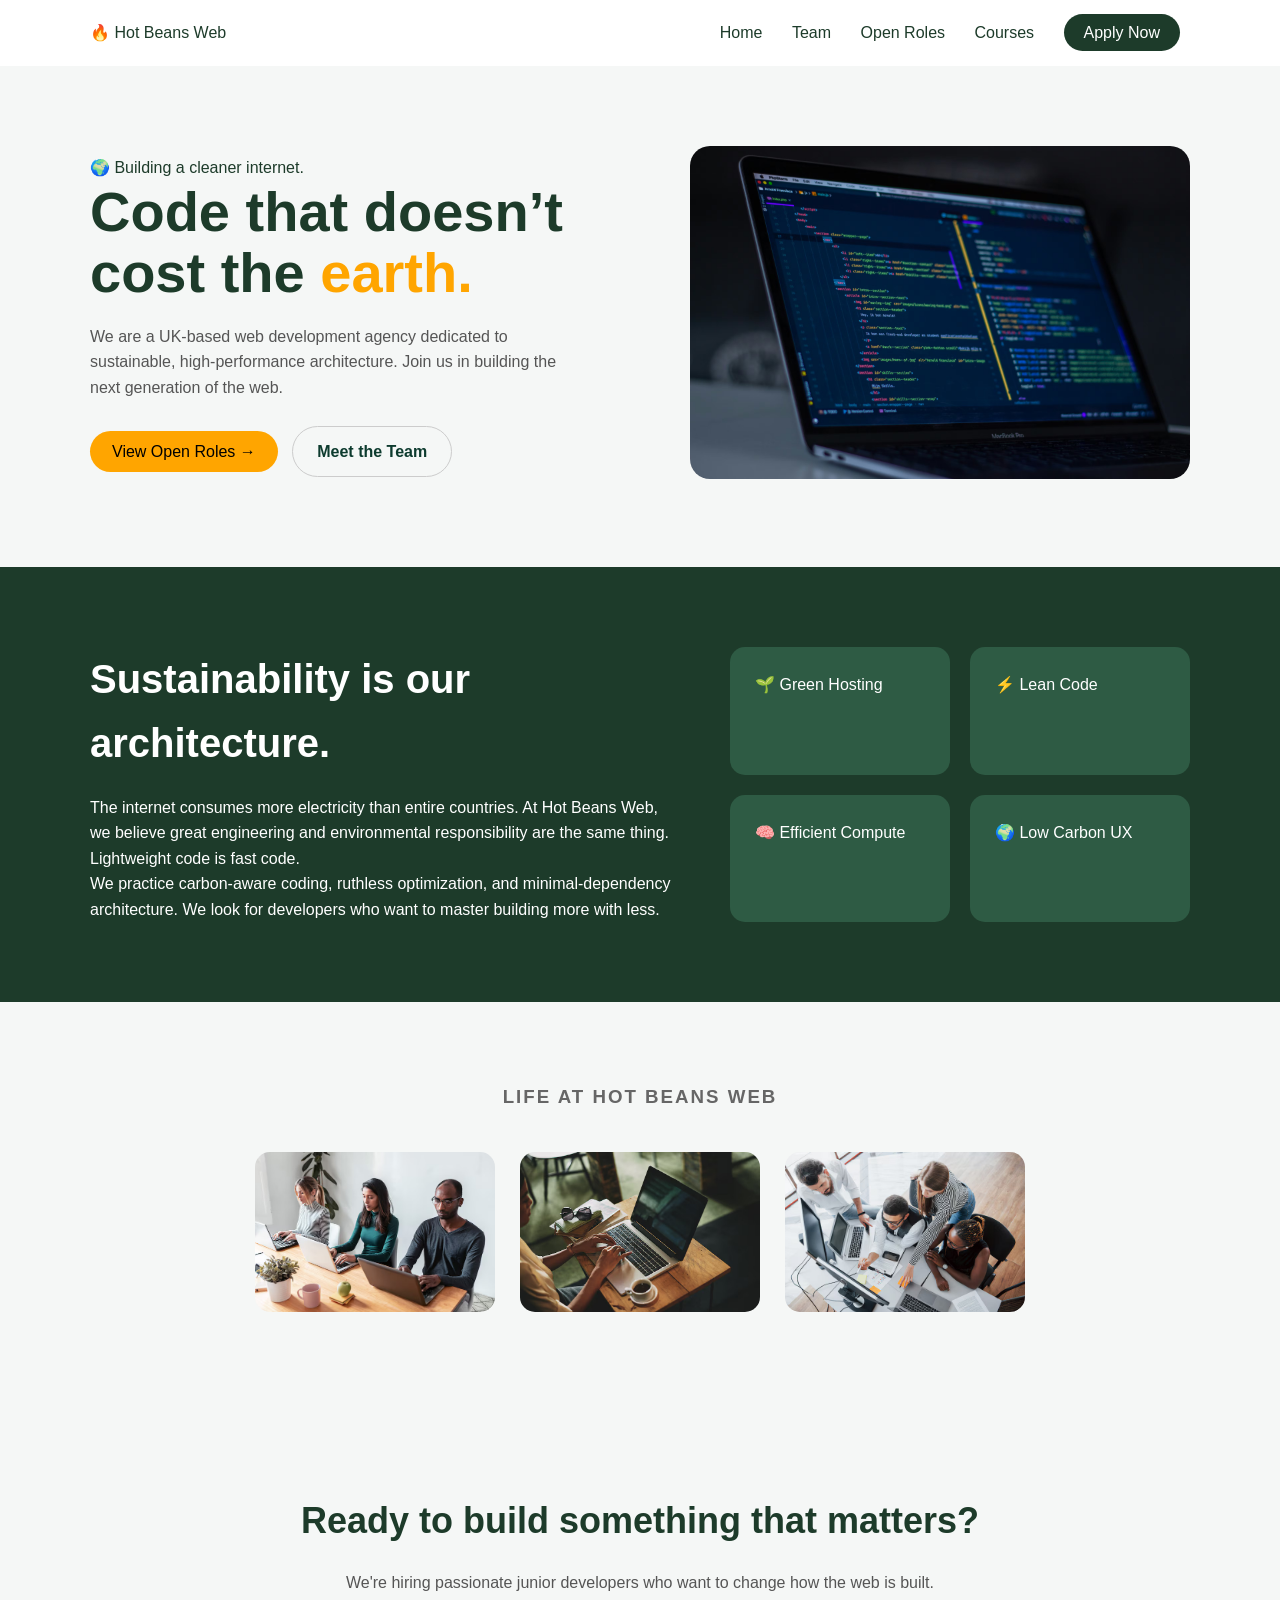
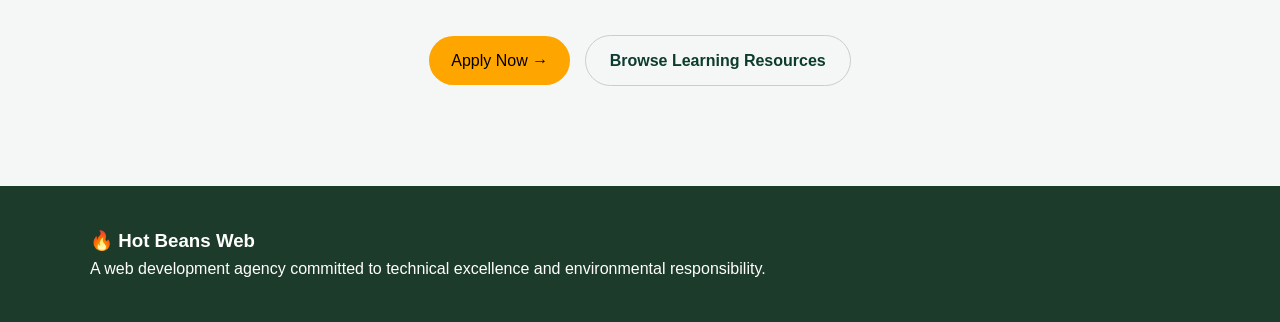
<file: index.html>
<!DOCTYPE html>
<html lang="en">
<head>
  <meta charset="UTF-8" />
  <meta name="viewport" content="width=device-width, initial-scale=1.0"/>
  <title>Hot Beans Web</title>
  <link rel="stylesheet" href="style.css"/>
  <link rel="icon" type="image/png" href="images/favicon.png">
</head>
<body>

<!-- NAVBAR -->
<header class="navbar">
  <div class="container">
    <div class="logo">🔥 Hot Beans Web</div>
    <nav>
      <a href="index.html" class="active">Home</a>
      <a href="team.html">Team</a>
      <a href="roles.html">Open Roles</a>
      <a href="resources.html">Courses</a>
      <a href="apply.html" class="btn-primary">Apply Now</a>
    </nav>
  </div>
</header>

<!-- HERO -->
<section class="hero">
  <div class="container">
    <div class="hero-text">
      <p class="badge">🌍 Building a cleaner internet.</p>

      <h1>
        Code that doesn’t<br>
        cost the <span>earth.</span>
      </h1>

      <p class="subtext">
        We are a UK-based web development agency dedicated to sustainable,
        high-performance architecture. Join us in building the next generation of the web.
      </p>

      <div class="buttons">
        <a href="roles.html" class="btn-primary">View Open Roles →</a>
        <a href="team.html" class="btn-secondary">Meet the Team</a>
      </div>
    </div>

    <div class="hero-image">
      <img src="images/hero-image.jpg" alt="Coding setup"/>
    </div>
  </div>
</section>

<!-- GREEN SECTION -->
<section class="green-section">
  <div class="container">

    <div class="green-left">
      <h2>Sustainability is our architecture.</h2>
      <p>
        The internet consumes more electricity than entire countries. At Hot Beans Web,
        we believe great engineering and environmental responsibility are the same thing.
        Lightweight code is fast code.
      </p>
      <p>
        We practice carbon-aware coding, ruthless optimization, and minimal-dependency
        architecture. We look for developers who want to master building more with less.
      </p>
    </div>

    <div class="green-cards">
      <div class="card">🌱 Green Hosting</div>
      <div class="card">⚡ Lean Code</div>
      <div class="card">🧠 Efficient Compute</div>
      <div class="card">🌍 Low Carbon UX</div>
    </div>

  </div>
</section>

<!-- LIFE SECTION -->
<section class="life">
  <div class="container">
    <h3>LIFE AT HOT BEANS WEB</h3>

    <div class="gallery">
      <img src="images/img1.jpg" alt="">
      <img src="images/img2.jpg" alt="">
      <img src="images/img3.jpg" alt="">
    </div>
  </div>
</section>

<!-- CTA -->
<section class="cta">
  <div class="container">
    <h2>Ready to build something that matters?</h2>
    <p>We're hiring passionate junior developers who want to change how the web is built.</p>

    <div class="buttons">
      <a href="apply.html" class="btn-primary">Apply Now →</a>
      <a href="resources.html" class="btn-secondary">Browse Learning Resources</a>
    </div>
  </div>
</section>

<!-- FOOTER -->
<footer class="footer">
  <div class="container">

    <div class="footer-left">
      <h3>🔥 Hot Beans Web</h3>
      <p>
        A web development agency committed to technical excellence
        and environmental responsibility.
      </p>
    </div>

  </div>
</footer>

</body>
</html>
</file>
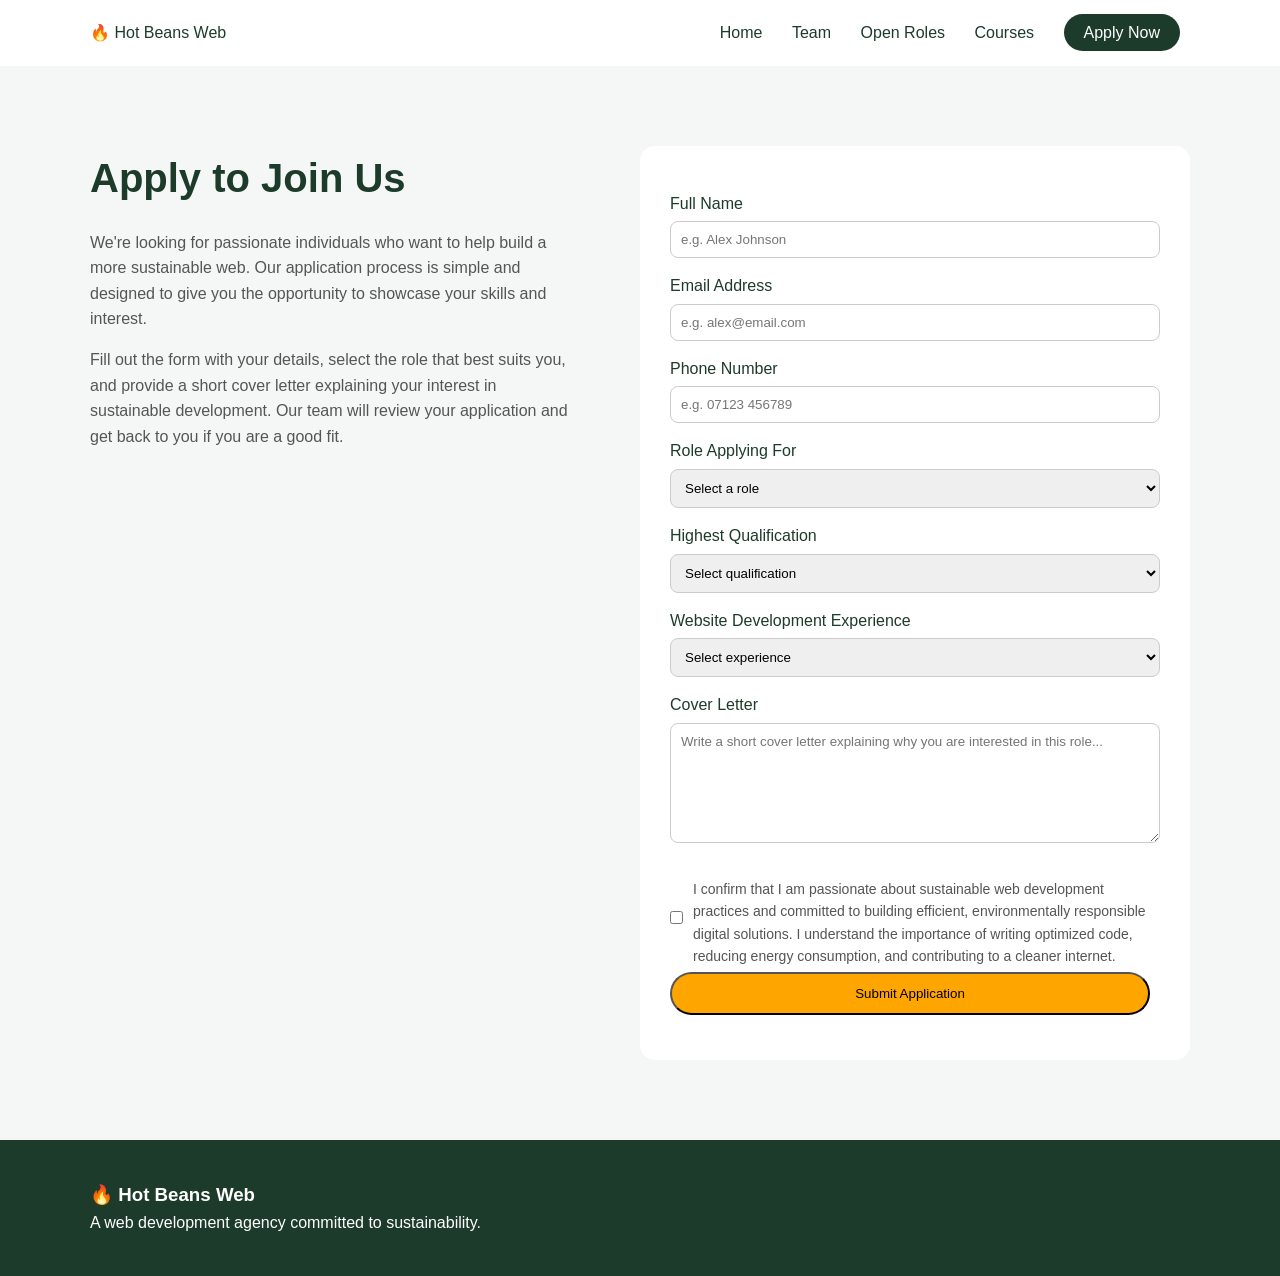
<file: apply.html>
<!DOCTYPE html>
<html lang="en">
<head>
  <meta charset="UTF-8" />
  <meta name="viewport" content="width=device-width, initial-scale=1.0"/>
  <title>Apply Now - Hot Beans Web</title>
  <link rel="stylesheet" href="style.css"/>
  <link rel="icon" type="image/png" href="images/favicon.png">
</head>
<body>

<!-- NAVBAR -->
<header class="navbar">
  <div class="container">
    <div class="logo">🔥 Hot Beans Web</div>
    <nav>
      <a href="index.html">Home</a>
      <a href="team.html">Team</a>
      <a href="roles.html">Open Roles</a>
      <a href="resources.html">Courses</a>
      <a href="apply.html" class="btn-primary">Apply Now</a>
    </nav>
  </div>
</header>

<!-- APPLY SECTION -->
<section class="apply">
  <div class="container apply-container">

    <!-- LEFT INFO -->
    <div class="apply-info">
      <h1>Apply to Join Us</h1>
      <p>
        We're looking for passionate individuals who want to help build a more
        sustainable web. Our application process is simple and designed to give
        you the opportunity to showcase your skills and interest.
      </p>

      <p>
        Fill out the form with your details, select the role that best suits you,
        and provide a short cover letter explaining your interest in sustainable
        development. Our team will review your application and get back to you
        if you are a good fit.
      </p>
    </div>

    <!-- FORM -->
    <div class="apply-form">
      <form id="applicationForm">

        <label>Full Name</label>
        <input type="text" placeholder="e.g. Alex Johnson" required>

        <label>Email Address</label>
        <input type="email" placeholder="e.g. alex@email.com" required>

        <label>Phone Number</label>
        <input type="tel" placeholder="e.g. 07123 456789" required>

        <label>Role Applying For</label>
        <select required>
          <option value="">Select a role</option>
          <option>HTML Developer</option>
          <option>CSS Developer</option>
          <option>JavaScript Developer</option>
        </select>

        <label>Highest Qualification</label>
        <select required>
          <option value="">Select qualification</option>
          <option>GCSEs</option>
          <option>A-Levels</option>
          <option>Diploma</option>
          <option>Degree</option>
        </select>

        <label>Website Development Experience</label>
        <select required>
          <option value="">Select experience</option>
          <option>Beginner</option>
          <option>Intermediate</option>
          <option>Advanced</option>
        </select>

        <label>Cover Letter</label>
        <textarea placeholder="Write a short cover letter explaining why you are interested in this role..." required></textarea>

        <div class="checkbox">
          <input type="checkbox" id="confirm" required>
          <label for="confirm">
            I confirm that I am passionate about sustainable web development practices
            and committed to building efficient, environmentally responsible digital
            solutions. I understand the importance of writing optimized code, reducing
            energy consumption, and contributing to a cleaner internet.
          </label>
        </div>

        <button type="submit" class="btn-primary">Submit Application</button>

        <p id="successMessage" class="success-message"></p>

      </form>
    </div>

  </div>
</section>

<!-- FOOTER -->
<footer class="footer">
  <div class="container">

    <div class="footer-left">
      <h3>🔥 Hot Beans Web</h3>
      <p>A web development agency committed to sustainability.</p>
    </div>

  </div>
</footer>

<script src="script.js"></script>
</body>
</html>
</file>
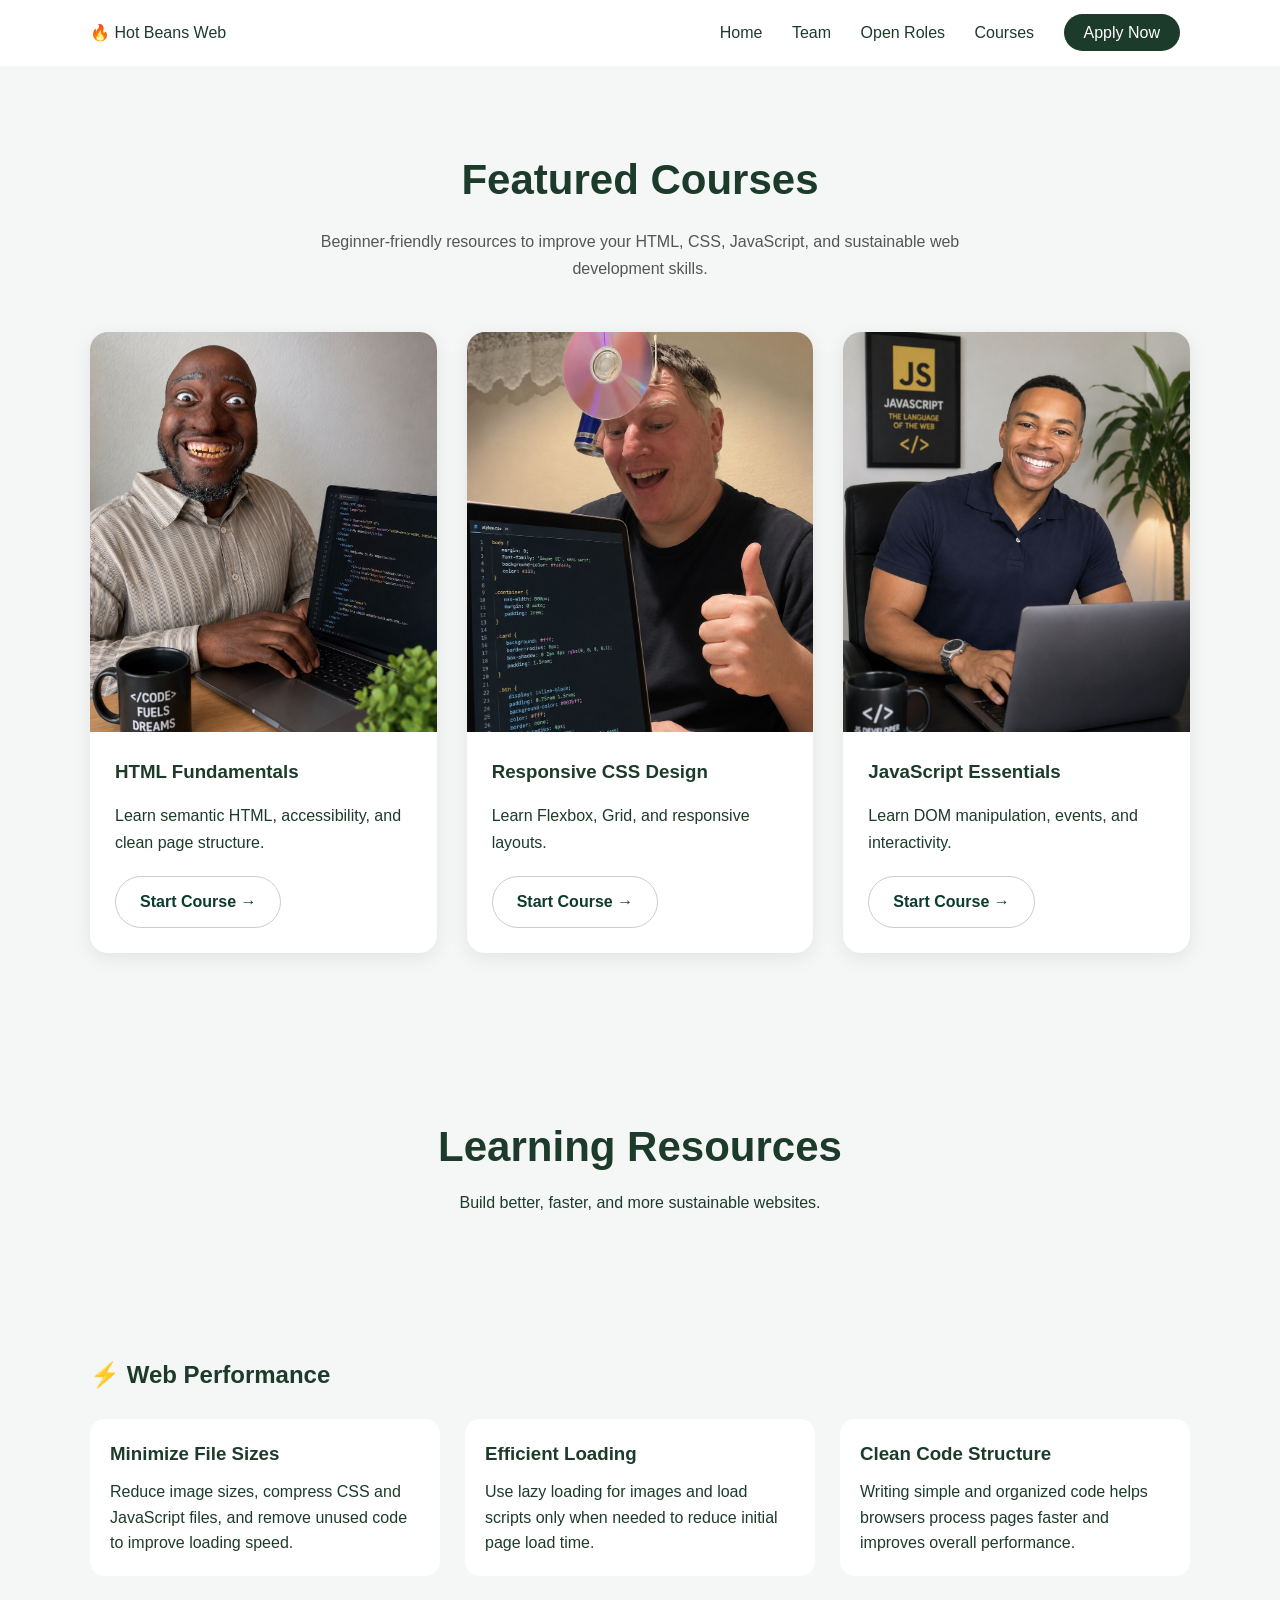
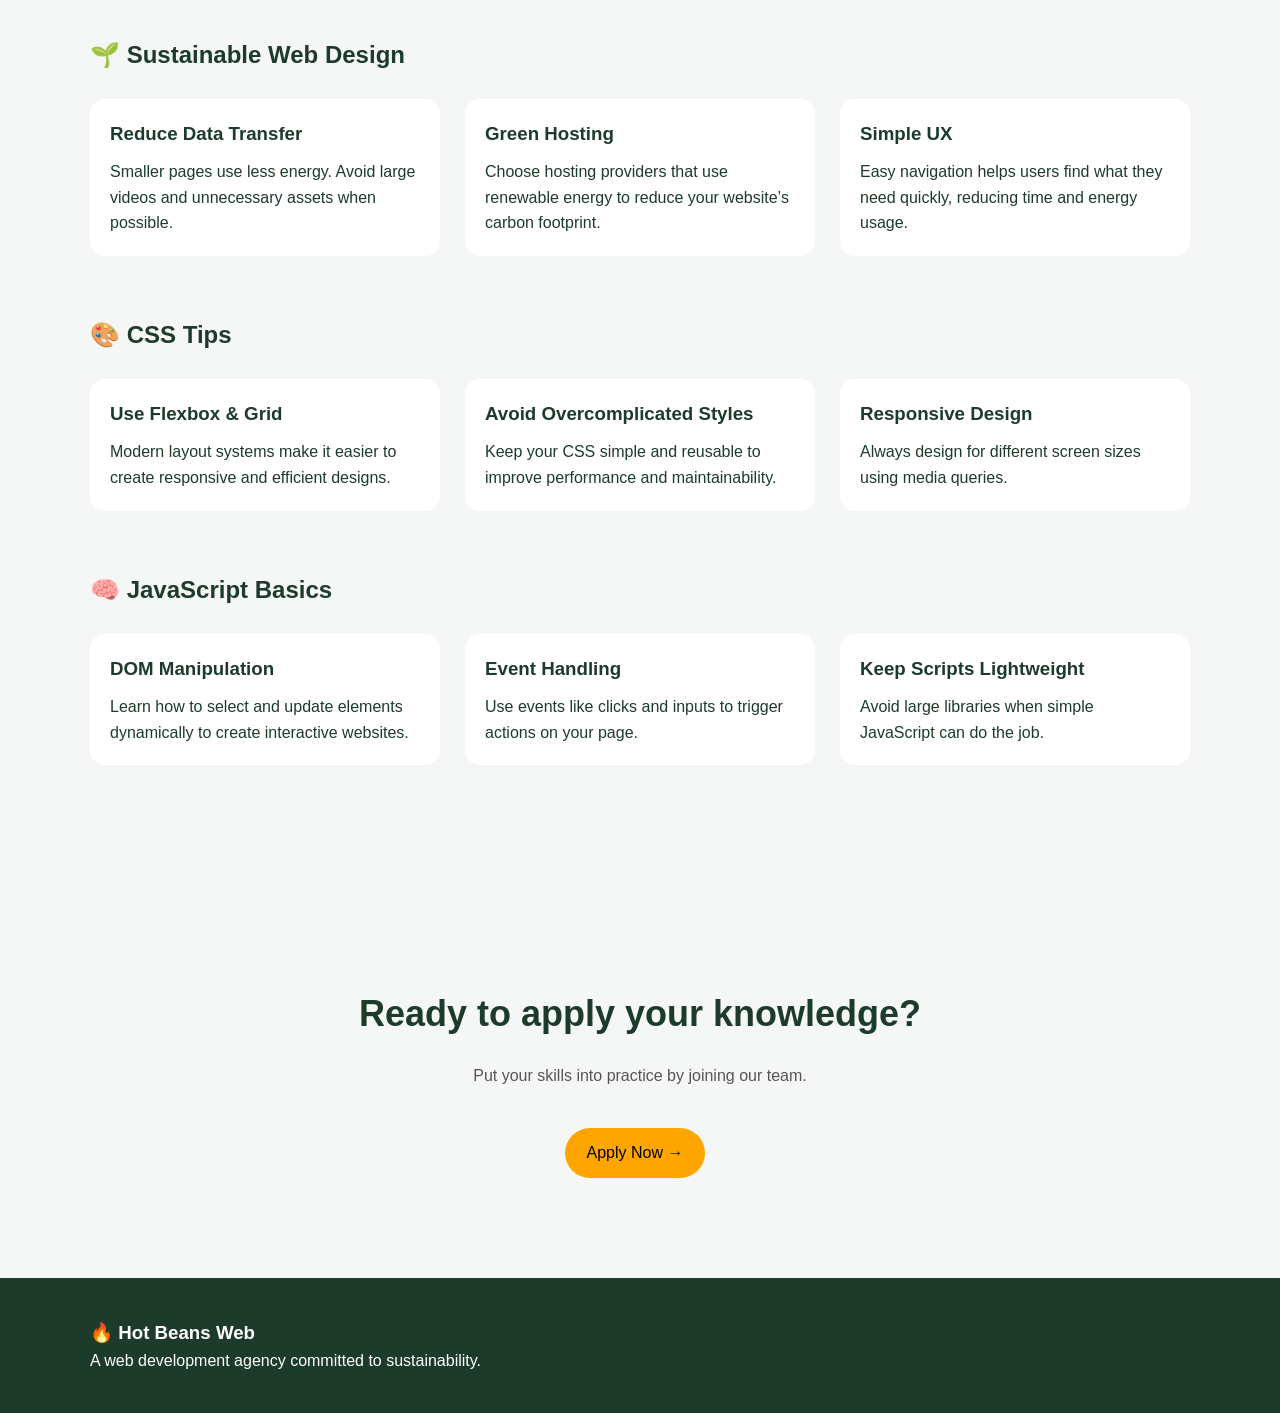
<file: resources.html>
<!DOCTYPE html>
<html lang="en">

<head>
  <meta charset="UTF-8" />
  <meta name="viewport" content="width=device-width, initial-scale=1.0"/>

  <title>Courses - Hot Beans Web</title>

  <link rel="stylesheet" href="style.css"/>
  <link rel="icon" type="image/png" href="images/favicon.png">

</head>

<body>

<!-- NAVBAR -->
<header class="navbar">

  <div class="container">

    <div class="logo">🔥 Hot Beans Web</div>

    <nav>
      <a href="index.html">Home</a>
      <a href="team.html">Team</a>
      <a href="roles.html">Open Roles</a>
      <a href="resources.html" class="active">Courses</a>
      <a href="apply.html" class="btn-primary">Apply Now</a>
    </nav>

  </div>

</header>

<!-- FEATURED COURSES -->
<section class="featured-courses">

  <div class="container">

    <div class="section-title">

      <h2>Featured Courses</h2>

      <p>
        Beginner-friendly resources to improve your HTML,
        CSS, JavaScript, and sustainable web development skills.
      </p>

    </div>

    <div class="courses-grid">

      <!-- COURSE 1 -->
      <div class="course-card">

        <img src="images/html.jpeg"
             alt="HTML Course"
             class="course-image">

        <div class="course-content">

          <h3>HTML Fundamentals</h3>

          <p>
            Learn semantic HTML, accessibility,
            and clean page structure.
          </p>

          <a href="https://www.w3schools.com/html/"
             target="_blank"
             class="btn-secondary">
            Start Course →
          </a>

        </div>

      </div>

      <!-- COURSE 2 -->
      <div class="course-card">

        <img src="images/css.jpg"
             alt="CSS Course"
             class="course-image">

        <div class="course-content">

          <h3>Responsive CSS Design</h3>

          <p>
            Learn Flexbox, Grid,
            and responsive layouts.
          </p>

          <a href="https://www.w3schools.com/css/"
             target="_blank"
             class="btn-secondary">
            Start Course →
          </a>

        </div>

      </div>

      <!-- COURSE 3 -->
      <div class="course-card">

        <img src="images/js.jpg"
             alt="JavaScript Course"
             class="course-image">

        <div class="course-content">

          <h3>JavaScript Essentials</h3>

          <p>
            Learn DOM manipulation,
            events, and interactivity.
          </p>

          <a href="https://www.w3schools.com/js/"
             target="_blank"
             class="btn-secondary">
            Start Course →
          </a>

        </div>

      </div>

    </div>

  </div>

</section>

<!-- HERO -->
<section class="resources-hero">

  <div class="container">

    <h1>Learning Resources</h1>

    <p>
      Build better, faster, and more sustainable websites.
    </p>

  </div>

</section>

<!-- RESOURCES -->
<section class="resources">

  <div class="container">

    <!-- PERFORMANCE -->
    <div class="resource-section">

      <h2>⚡ Web Performance</h2>

      <div class="resource-grid">

        <div class="resource-card">
          <h3>Minimize File Sizes</h3>

          <p>
            Reduce image sizes, compress CSS and JavaScript files,
            and remove unused code to improve loading speed.
          </p>
        </div>

        <div class="resource-card">
          <h3>Efficient Loading</h3>

          <p>
            Use lazy loading for images and load scripts only when needed
            to reduce initial page load time.
          </p>
        </div>

        <div class="resource-card">
          <h3>Clean Code Structure</h3>

          <p>
            Writing simple and organized code helps browsers process
            pages faster and improves overall performance.
          </p>
        </div>

      </div>

    </div>

    <!-- SUSTAINABILITY -->
    <div class="resource-section">

      <h2>🌱 Sustainable Web Design</h2>

      <div class="resource-grid">

        <div class="resource-card">
          <h3>Reduce Data Transfer</h3>

          <p>
            Smaller pages use less energy. Avoid large videos
            and unnecessary assets when possible.
          </p>
        </div>

        <div class="resource-card">
          <h3>Green Hosting</h3>

          <p>
            Choose hosting providers that use renewable energy
            to reduce your website’s carbon footprint.
          </p>
        </div>

        <div class="resource-card">
          <h3>Simple UX</h3>

          <p>
            Easy navigation helps users find what they need quickly,
            reducing time and energy usage.
          </p>
        </div>

      </div>

    </div>

    <!-- CSS -->
    <div class="resource-section">

      <h2>🎨 CSS Tips</h2>

      <div class="resource-grid">

        <div class="resource-card">
          <h3>Use Flexbox & Grid</h3>

          <p>
            Modern layout systems make it easier to create responsive
            and efficient designs.
          </p>
        </div>

        <div class="resource-card">
          <h3>Avoid Overcomplicated Styles</h3>

          <p>
            Keep your CSS simple and reusable to improve performance
            and maintainability.
          </p>
        </div>

        <div class="resource-card">
          <h3>Responsive Design</h3>

          <p>
            Always design for different screen sizes using media queries.
          </p>
        </div>

      </div>

    </div>

    <!-- JAVASCRIPT -->
    <div class="resource-section">

      <h2>🧠 JavaScript Basics</h2>

      <div class="resource-grid">

        <div class="resource-card">
          <h3>DOM Manipulation</h3>

          <p>
            Learn how to select and update elements dynamically
            to create interactive websites.
          </p>
        </div>

        <div class="resource-card">
          <h3>Event Handling</h3>

          <p>
            Use events like clicks and inputs to trigger actions
            on your page.
          </p>
        </div>

        <div class="resource-card">
          <h3>Keep Scripts Lightweight</h3>

          <p>
            Avoid large libraries when simple JavaScript
            can do the job.
          </p>
        </div>

      </div>

    </div>

  </div>

</section>

<!-- CTA -->
<section class="cta">

  <div class="container">

    <h2>Ready to apply your knowledge?</h2>

    <p>
      Put your skills into practice by joining our team.
    </p>

    <a href="apply.html" class="btn-primary">
      Apply Now →
    </a>

  </div>

</section>

<!-- FOOTER -->
<footer class="footer">

  <div class="container">

    <div class="footer-left">

      <h3>🔥 Hot Beans Web</h3>

      <p>
        A web development agency committed to sustainability.
      </p>

    </div>

  </div>

</footer>

</body>
</html>
</file>
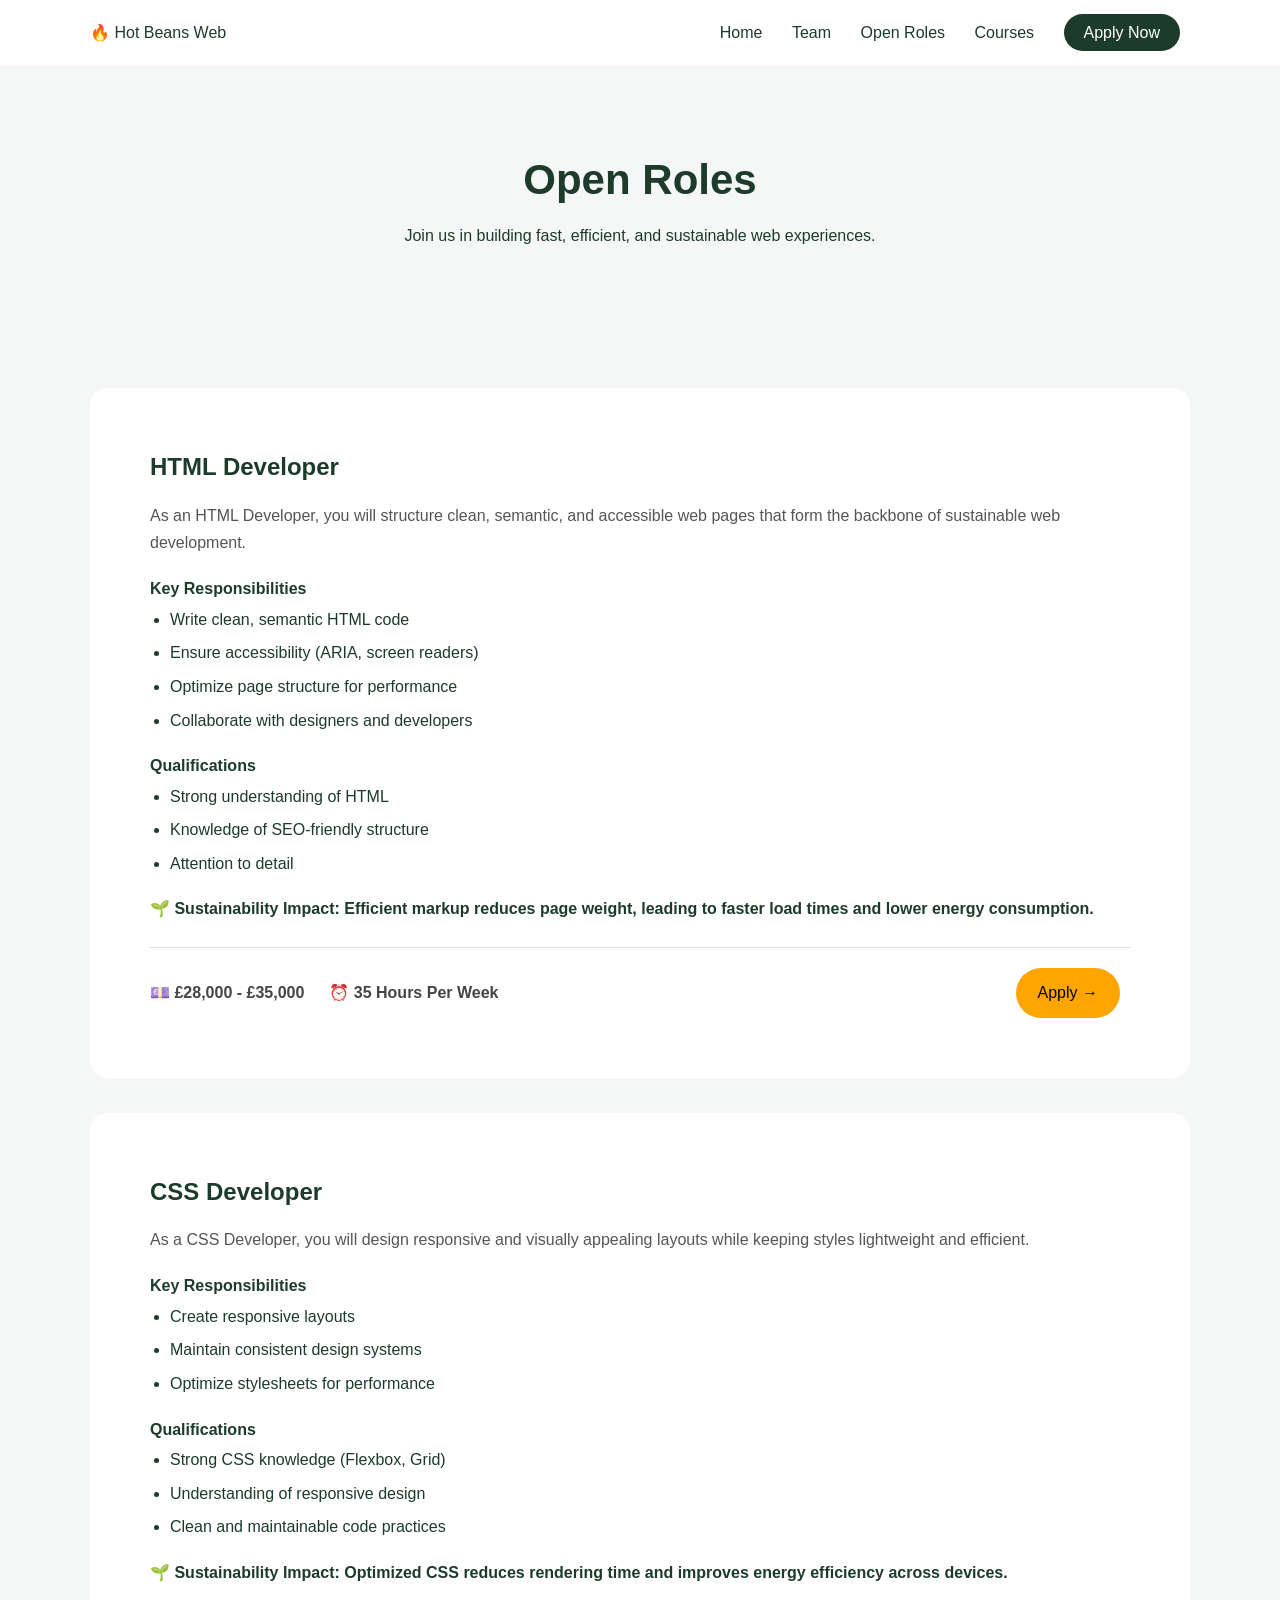
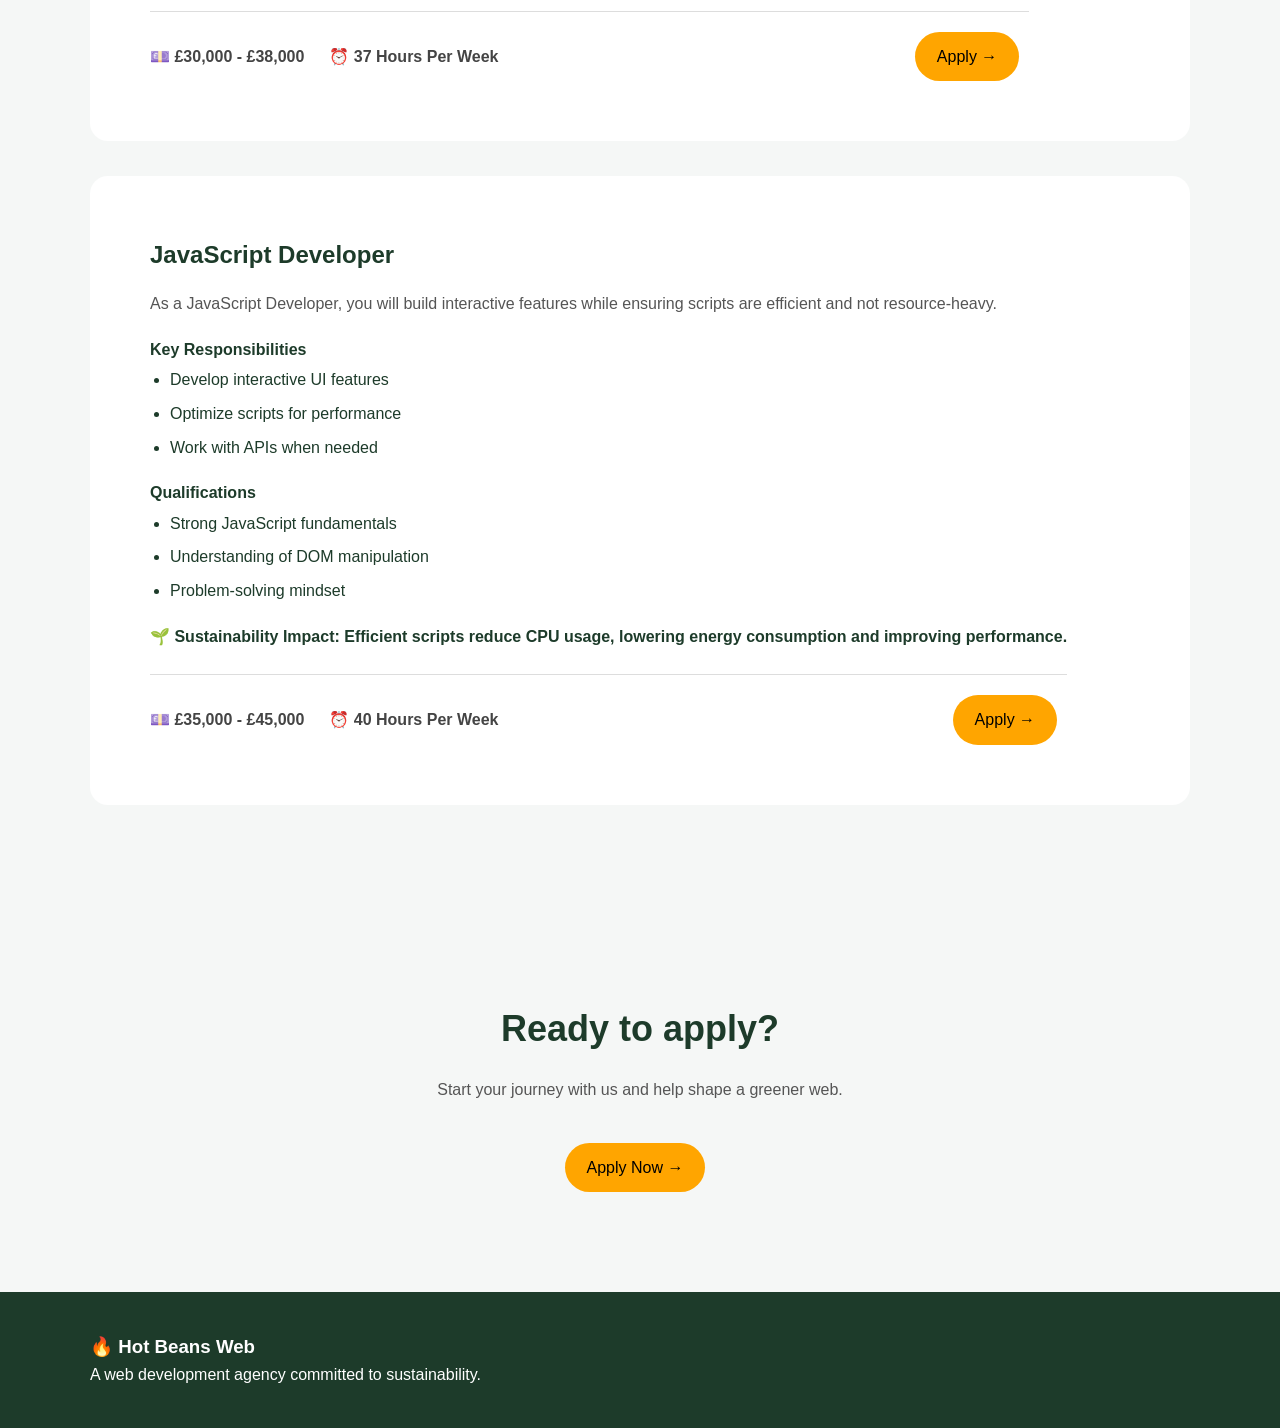
<file: roles.html>
<!DOCTYPE html>
<html lang="en">

<head>
  <meta charset="UTF-8" />
  <meta name="viewport" content="width=device-width, initial-scale=1.0"/>

  <title>Open Roles And Courses - Hot Beans Web</title>

  <link rel="stylesheet" href="style.css"/>
  <link rel="icon" type="image/png" href="images/favicon.png">

</head>

<body>

<!-- NAVBAR -->
<header class="navbar">

  <div class="container">

    <div class="logo">🔥 Hot Beans Web</div>

    <nav>
      <a href="index.html">Home</a>
      <a href="team.html">Team</a>
      <a href="roles.html" class="active">Open Roles</a>
      <a href="resources.html">Courses</a>
      <a href="apply.html" class="btn-primary">Apply Now</a>
    </nav>

  </div>

</header>

<!-- HERO -->
<section class="roles-hero">

  <div class="container">

    <h1>Open Roles</h1>

    <p>
      Join us in building fast, efficient, and sustainable web experiences.
    </p>

  </div>

</section>

<!-- ROLES -->
<section class="roles">

  <div class="container">

    <!-- ROLE 1 -->
    <div class="role-card">

      <div class="role-content">

        <h2>HTML Developer</h2>

        <p class="role-desc">
          As an HTML Developer, you will structure clean, semantic,
          and accessible web pages that form the backbone of
          sustainable web development.
        </p>

        <h4>Key Responsibilities</h4>

        <ul>
          <li>Write clean, semantic HTML code</li>
          <li>Ensure accessibility (ARIA, screen readers)</li>
          <li>Optimize page structure for performance</li>
          <li>Collaborate with designers and developers</li>
        </ul>

        <h4>Qualifications</h4>

        <ul>
          <li>Strong understanding of HTML</li>
          <li>Knowledge of SEO-friendly structure</li>
          <li>Attention to detail</li>
        </ul>

        <p class="sustainability">
          🌱 Sustainability Impact:
          Efficient markup reduces page weight,
          leading to faster load times and lower energy consumption.
        </p>

        <div class="role-bottom">

          <div class="role-info">
            <span>💷 £28,000 - £35,000</span>
            <span>⏰ 35 Hours Per Week</span>
          </div>

          <a href="apply.html" class="btn-primary apply-role-btn">
            Apply →
          </a>

        </div>

      </div>

    </div>

    <!-- ROLE 2 -->
    <div class="role-card">

      <div class="role-content">

        <h2>CSS Developer</h2>

        <p class="role-desc">
          As a CSS Developer, you will design responsive and visually
          appealing layouts while keeping styles lightweight and efficient.
        </p>

        <h4>Key Responsibilities</h4>

        <ul>
          <li>Create responsive layouts</li>
          <li>Maintain consistent design systems</li>
          <li>Optimize stylesheets for performance</li>
        </ul>

        <h4>Qualifications</h4>

        <ul>
          <li>Strong CSS knowledge (Flexbox, Grid)</li>
          <li>Understanding of responsive design</li>
          <li>Clean and maintainable code practices</li>
        </ul>

        <p class="sustainability">
          🌱 Sustainability Impact:
          Optimized CSS reduces rendering time
          and improves energy efficiency across devices.
        </p>

        <div class="role-bottom">

          <div class="role-info">
            <span>💷 £30,000 - £38,000</span>
            <span>⏰ 37 Hours Per Week</span>
          </div>

          <a href="apply.html" class="btn-primary apply-role-btn">
            Apply →
          </a>

        </div>

      </div>

    </div>

    <!-- ROLE 3 -->
    <div class="role-card">

      <div class="role-content">

        <h2>JavaScript Developer</h2>

        <p class="role-desc">
          As a JavaScript Developer, you will build interactive
          features while ensuring scripts are efficient and not resource-heavy.
        </p>

        <h4>Key Responsibilities</h4>

        <ul>
          <li>Develop interactive UI features</li>
          <li>Optimize scripts for performance</li>
          <li>Work with APIs when needed</li>
        </ul>

        <h4>Qualifications</h4>

        <ul>
          <li>Strong JavaScript fundamentals</li>
          <li>Understanding of DOM manipulation</li>
          <li>Problem-solving mindset</li>
        </ul>

        <p class="sustainability">
          🌱 Sustainability Impact:
          Efficient scripts reduce CPU usage,
          lowering energy consumption and improving performance.
        </p>

        <div class="role-bottom">

          <div class="role-info">
            <span>💷 £35,000 - £45,000</span>
            <span>⏰ 40 Hours Per Week</span>
          </div>

          <a href="apply.html" class="btn-primary apply-role-btn">
            Apply →
          </a>

        </div>

      </div>

    </div>

  </div>

</section>

<!-- CTA -->
<section class="cta">

  <div class="container">

    <h2>Ready to apply?</h2>

    <p>
      Start your journey with us and help shape a greener web.
    </p>

    <a href="apply.html" class="btn-primary">
      Apply Now →
    </a>

  </div>

</section>

<!-- FOOTER -->
<footer class="footer">

  <div class="container">

    <div class="footer-left">

      <h3>🔥 Hot Beans Web</h3>

      <p>
        A web development agency committed to sustainability.
      </p>

    </div>

  </div>

</footer>

</body>
</html>
</file>
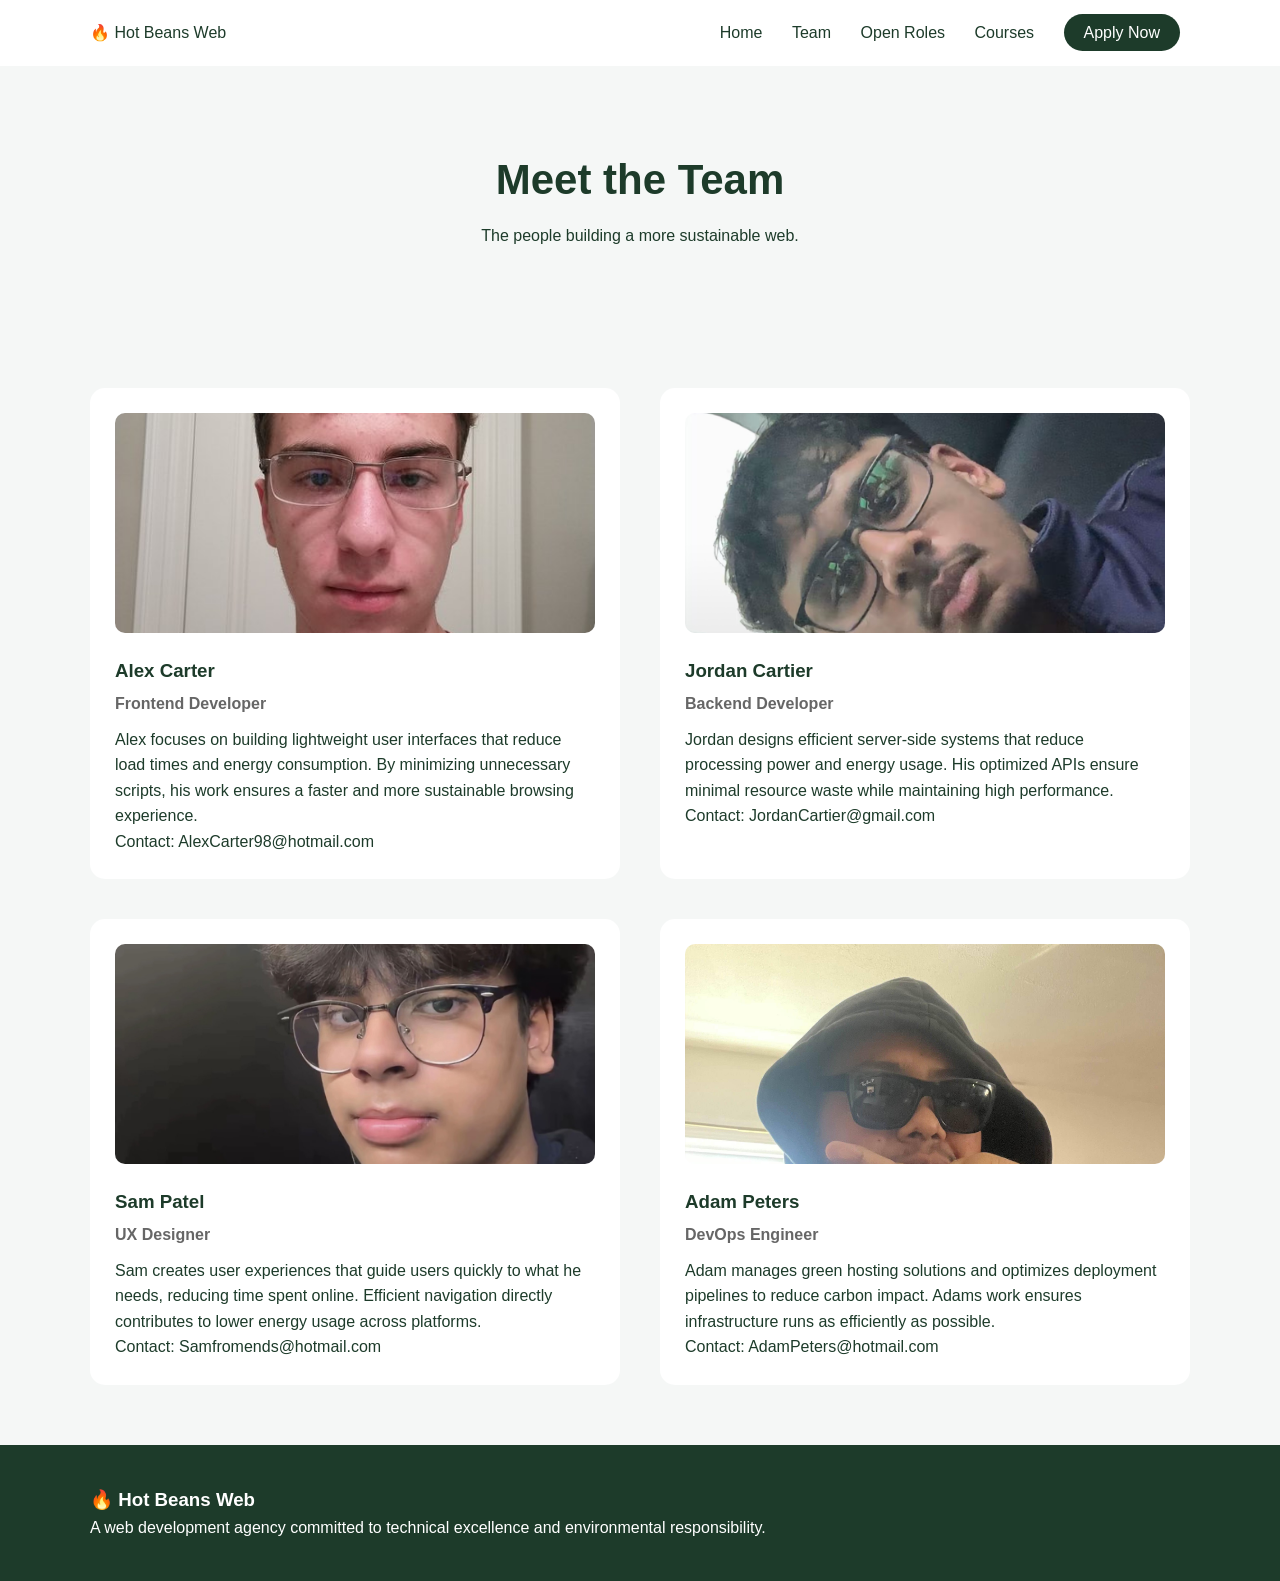
<file: team.html>
<!DOCTYPE html>
<html lang="en">
<head>
  <meta charset="UTF-8" />
  <meta name="viewport" content="width=device-width, initial-scale=1.0"/>
  <title>Our Team - Hot Beans Web</title>
  <link rel="stylesheet" href="style.css"/>
  <link rel="icon" type="image/png" href="images/favicon.png">
</head>
<body>

<!-- NAVBAR -->
<header class="navbar">
  <div class="container">
    <div class="logo">🔥 Hot Beans Web</div>
    <nav>
      <a href="index.html">Home</a>
      <a href="team.html" class="active">Team</a>
      <a href="roles.html">Open Roles</a>
      <a href="resources.html">Courses</a>
      <a href="apply.html" class="btn-primary">Apply Now</a>
    </nav>
  </div>
</header>

<!-- HERO -->
<section class="team-hero">
  <div class="container">
    <h1>Meet the Team</h1>
    <p>The people building a more sustainable web.</p>
  </div>
</section>

<!-- TEAM GRID -->
<section class="team">
  <div class="container">

    <div class="team-grid">

      <!-- MEMBER 1 -->
      <div class="team-card">
        <img src="images/team1.jpg" alt="">
        <h3>Alex Carter</h3>
        <h4>Frontend Developer</h4>
        <p>
          Alex focuses on building lightweight user interfaces that reduce load times
          and energy consumption. By minimizing unnecessary scripts, his work ensures
          a faster and more sustainable browsing experience.
          <br>
          Contact: AlexCarter98@hotmail.com
        </p>
      </div>

      <!-- MEMBER 2 -->
      <div class="team-card">
        <img src="images/team2.jpeg" alt="">
        <h3>Jordan Cartier</h3>
        <h4>Backend Developer</h4>
        <p>
          Jordan designs efficient server-side systems that reduce processing power
          and energy usage. His optimized APIs ensure minimal resource waste while
          maintaining high performance.
          <br>
          Contact: JordanCartier@gmail.com
        </p>
      </div>

      <!-- MEMBER 3 -->
      <div class="team-card">
        <img src="images/team3.jpg" alt="">
        <h3>Sam Patel</h3>
        <h4>UX Designer</h4>
        <p>
          Sam creates user experiences that guide users quickly to what he needs,
          reducing time spent online. Efficient navigation directly contributes to
          lower energy usage across platforms.
          <br>
          Contact: Samfromends@hotmail.com
        </p>
      </div>

      <!-- MEMBER 4 -->
      <div class="team-card">
        <img src="images/team4.jpeg" alt="">
        <h3>Adam Peters</h3>
        <h4>DevOps Engineer</h4>
        <p>
          Adam manages green hosting solutions and optimizes deployment pipelines
          to reduce carbon impact. Adams work ensures infrastructure runs as efficiently
          as possible.
          <br>
          Contact: AdamPeters@hotmail.com
        </p>
      </div>

    </div>

  </div>
</section>

<!-- FOOTER -->
<footer class="footer">
  <div class="container">

    <div class="footer-left">
      <h3>🔥 Hot Beans Web</h3>
      <p>
        A web development agency committed to technical excellence
        and environmental responsibility.
      </p>
    </div>

  </div>
</footer>

</body>
</html>
</file>
<file: style.css>
* {
  margin: 0;
  padding: 0;
  box-sizing: border-box;
  font-family: Arial, sans-serif;
}

body {
  background: #f5f7f6;
  color: #1d3b2a;
  line-height: 1.6;
}

/* GLOBAL CONTAINER */
.container {
  width: 1100px;
  max-width: 90%;
  margin: auto;
}

/* NAVBAR */
.navbar {
  background: white;
  padding: 20px 0;
}

.navbar .container {
  display: flex;
  justify-content: space-between;
  align-items: center;
}

.navbar nav a {
  margin-left: 25px;
  text-decoration: none;
  color: #1d3b2a;
}

.navbar .btn-primary {
  background: #1d3b2a;
  color: white;
  padding: 10px 20px;
  border-radius: 25px;
}

/* HERO */
.hero {
  padding: 80px 0;
}

.hero .container {
  display: flex;
  align-items: center;
  gap: 60px;
}

.hero-text {
  flex: 1;
}

.hero-text h1 {
  font-size: 56px;
  line-height: 1.1;
  margin-bottom: 20px;
}

.hero-text span {
  color: orange;
}

.subtext {
  margin: 20px 0;
  color: #555;
  max-width: 500px;
}

.buttons {
  margin-top: 25px;
}

.btn-primary {
  background: orange;
  padding: 12px 22px;
  border-radius: 30px;
  text-decoration: none;
  color: black;
  margin-right: 10px;
}

.btn-secondary {
  border: 1px solid #ccc;
  padding: 12px 22px;
  border-radius: 30px;
  text-decoration: none;
  color: #1d3b2a;
}

/* HERO IMAGE */
.hero-image img {
  width: 100%;
  max-width: 500px;
  border-radius: 20px;
}

/* GREEN SECTION */
.green-section {
  background: #1d3b2a;
  color: white;
  padding: 80px 0;
}

.green-section .container {
  display: flex;
  justify-content: space-between;
  gap: 50px;
}

.green-left {
  flex: 1;
}

.green-left h2 {
  font-size: 40px;
  margin-bottom: 20px;
}

.green-cards {
  display: grid;
  grid-template-columns: repeat(2, 220px);
  gap: 20px;
}

.card {
  background: #2e5b44;
  padding: 25px;
  border-radius: 15px;
}

/* LIFE SECTION */
.life {
  padding: 80px 0;
  text-align: center;
}

.life h3 {
  margin-bottom: 40px;
  letter-spacing: 2px;
  color: #666;
}

.gallery {
  display: flex;
  justify-content: center;
  gap: 25px;
  flex-wrap: wrap;
}

.gallery img {
  width: 240px;
  height: 160px;
  object-fit: cover;
  border-radius: 15px;
  transition: transform 0.3s;
}

.gallery img:hover {
  transform: scale(1.05);
}

/* CTA */
.cta {
  padding: 100px 20px;
  text-align: center;
}

.cta h2 {
  font-size: 36px;
  margin-bottom: 20px;
}

.cta p {
  margin-bottom: 30px;
  color: #555;
}

.cta .btn-primary {
  display: inline-block;
  margin-top: 10px;
}

/* FOOTER */
.footer {
  background: #1d3b2a;
  color: white;
  padding: 40px 0;
}

.footer .container {
  display: flex;
  justify-content: space-between;
  flex-wrap: wrap;
  gap: 40px;
}

.footer a {
  display: block;
  margin-top: 8px;
  color: #ddd;
  text-decoration: none;
}

.footer a:hover {
  color: white;
}

/* TEAM HERO */
.team-hero {
  padding: 80px 0;
  text-align: center;
}

.team-hero h1 {
  font-size: 42px;
  margin-bottom: 10px;
}

/* TEAM GRID */
.team {
  padding: 60px 0;
}

.team-grid {
  display: grid;
  grid-template-columns: repeat(2, 1fr);
  gap: 40px;
}

/* TEAM CARD */
.team-card {
  background: white;
  padding: 25px;
  border-radius: 15px;
}

.team-card img {
  width: 100%;
  height: 220px;
  object-fit: cover;
  border-radius: 10px;
  margin-bottom: 15px;
}

.team-card h3 {
  margin-bottom: 5px;
}

.team-card h4 {
  color: #666;
  margin-bottom: 10px;
}

/* ROLES HERO */
.roles-hero {
  padding: 80px 0;
  text-align: center;
}

.roles-hero h1 {
  font-size: 42px;
  margin-bottom: 10px;
}

/* ROLE CARDS */
.roles {
  padding: 60px 0;
}

.role-card {
  display: flex;
  gap: 30px;
  margin-bottom: 50px;
  background: white;
  border-radius: 15px;
  overflow: hidden;
}

.role-card img {
  width: 300px;
  height: 100%;
  object-fit: cover;
}

.role-content {
  padding: 25px;
}

.role-content h2 {
  margin-bottom: 10px;
}

.role-desc {
  margin-bottom: 15px;
  color: #555;
}

.role-content ul {
  margin-bottom: 15px;
  padding-left: 20px;
}

.role-content h4 {
  margin-top: 10px;
  margin-bottom: 5px;
}

.sustainability {
  margin-top: 15px;
  font-weight: bold;
  color: #1d3b2a;
}

/* RESOURCES HERO */
.resources-hero {
  padding: 80px 0;
  text-align: center;
}

.resources-hero h1 {
  font-size: 42px;
  margin-bottom: 10px;
}

/* RESOURCE SECTIONS */
.resources {
  padding: 60px 0;
}

.resource-section {
  margin-bottom: 60px;
}

.resource-section h2 {
  margin-bottom: 25px;
}

/* GRID */
.resource-grid {
  display: grid;
  grid-template-columns: repeat(3, 1fr);
  gap: 25px;
}

/* CARD */
.resource-card {
  background: white;
  padding: 20px;
  border-radius: 15px;
}

.resource-card h3 {
  margin-bottom: 10px;
}

/* APPLY PAGE */
.apply {
  padding: 80px 0;
}

.apply-container {
  display: flex;
  gap: 60px;
  align-items: flex-start;
}

/* LEFT SIDE */
.apply-info {
  flex: 1;
}

.apply-info h1 {
  font-size: 40px;
  margin-bottom: 20px;
}

.apply-info p {
  margin-bottom: 15px;
  color: #555;
}

/* FORM SIDE */
.apply-form {
  flex: 1;
  background: white;
  padding: 30px;
  border-radius: 15px;
}

.apply-form form {
  display: flex;
  flex-direction: column;
}

.apply-form label {
  margin-top: 15px;
  margin-bottom: 5px;
}

.apply-form input,
.apply-form select,
.apply-form textarea {
  padding: 10px;
  border-radius: 8px;
  border: 1px solid #ccc;
}

.apply-form textarea {
  min-height: 120px;
  resize: vertical;
}

/* CHECKBOX */
.checkbox {
  display: flex;
  gap: 10px;
  margin-top: 20px;
}

.checkbox label {
  font-size: 14px;
  color: #555;
}

/* SUCCESS MESSAGE */
.success-message {
  margin-top: 15px;
  color: green;
  font-weight: bold;
}

/* ========================= */
/* 📱 MOBILE RESPONSIVENESS */
/* ========================= */

@media (max-width: 900px) {

  /* NAVBAR */
  .navbar .container {
    flex-direction: column;
    align-items: flex-start;
    gap: 10px;
  }

  .navbar nav {
    display: flex;
    flex-wrap: wrap;
    gap: 10px;
  }

  /* HERO */
  .hero .container {
    flex-direction: column;
    text-align: center;
  }

  .hero-text h1 {
    font-size: 36px;
  }

  /* GREEN SECTION */
  .green-section .container {
    flex-direction: column;
  }

  .green-cards {
    grid-template-columns: 1fr 1fr;
  }

  /* GALLERY */
  .gallery {
    flex-direction: column;
    align-items: center;
  }

  .gallery img {
    width: 90%;
  }

  /* TEAM GRID */
  .team-grid {
    grid-template-columns: 1fr;
  }

  /* ROLES */
  .role-card {
    flex-direction: column;
  }

  .role-card img {
    width: 100%;
    height: 200px;
  }

  /* RESOURCES */
  .resource-grid {
    grid-template-columns: 1fr;
  }

  /* APPLY PAGE */
  .apply-container {
    flex-direction: column;
  }

  /* FOOTER */
  .footer .container {
    flex-direction: column;
  }
}

/* ========================= */
/* 📱 SMALL PHONES */
/* ========================= */

@media (max-width: 500px) {

  .hero-text h1 {
    font-size: 28px;
  }

  .cta h2 {
    font-size: 26px;
  }

  .navbar {
    padding: 15px 0;
  }

  .btn-primary,
  .btn-secondary {
    display: block;
    margin: 10px auto;
  }
}

section {
  padding-left: 15px;
  padding-right: 15px;
}

/* ROLE CARD */
.role-card {
  background: white;
  border-radius: 18px;
  padding: 35px;
  margin-bottom: 35px;
}

/* ROLE TITLE */
.role-card h2 {
  margin-bottom: 15px;
}

/* ROLE DESCRIPTION */
.role-desc {
  margin-bottom: 20px;
  line-height: 1.7;
}

/* LISTS */
.role-card ul {
  margin-bottom: 20px;
  padding-left: 20px;
}

.role-card li {
  margin-bottom: 8px;
}

/* SUSTAINABILITY */
.sustainability {
  margin-top: 20px;
  margin-bottom: 25px;
  line-height: 1.6;
}

/* BOTTOM SECTION */
.role-bottom {
  display: flex;
  justify-content: space-between;
  align-items: center;
  border-top: 1px solid #ddd;
  padding-top: 20px;
  margin-top: 20px;
}

/* PAY + HOURS */
.role-info {
  display: flex;
  gap: 25px;
  flex-wrap: wrap;
  font-weight: bold;
  color: #444;
}

/* APPLY BUTTON */
.apply-role-btn {
  white-space: nowrap;
}

/* MOBILE */
@media (max-width: 700px) {

  .role-bottom {
    flex-direction: column;
    align-items: flex-start;
    gap: 20px;
  }

  .apply-role-btn {
    width: 100%;
    text-align: center;
  }

}

/* FEATURED COURSES */
.featured-courses {
  padding: 80px 0;
}

/* SECTION TITLE */
.section-title {
  text-align: center;
  margin-bottom: 50px;
}

.section-title h2 {
  font-size: 42px;
  margin-bottom: 15px;
}

.section-title p {
  max-width: 700px;
  margin: auto;
  line-height: 1.7;
  color: #555;
}

/* GRID */
.courses-grid {
  display: grid;
  grid-template-columns: repeat(auto-fit, minmax(320px, 1fr));
  gap: 30px;
}

/* CARD */
.course-card {
  background: white;
  border-radius: 18px;
  overflow: hidden;
  box-shadow: 0 5px 20px rgba(0,0,0,0.08);
}

/* IMAGE */
.course-image {
  width: 100%;
  height: 400px;
  object-fit: cover;
  display: block;
}

/* CONTENT */
.course-content {
  padding: 25px;
}

.course-content h3 {
  margin-bottom: 15px;
}

.course-content p {
  margin-bottom: 20px;
  line-height: 1.7;
}

/* BUTTON */
.btn-secondary {
  display: inline-block;
  padding: 12px 24px;
  border-radius: 999px;
  border: 1px solid #ccc;
  text-decoration: none;
  color: #0d3b2e;
  font-weight: bold;
  transition: 0.3s;
}

.btn-secondary:hover {
  background: #0d3b2e;
  color: white;
}

/* MOBILE */
@media (max-width: 700px) {

  .section-title h2 {
    font-size: 32px;
  }

}
</file>
